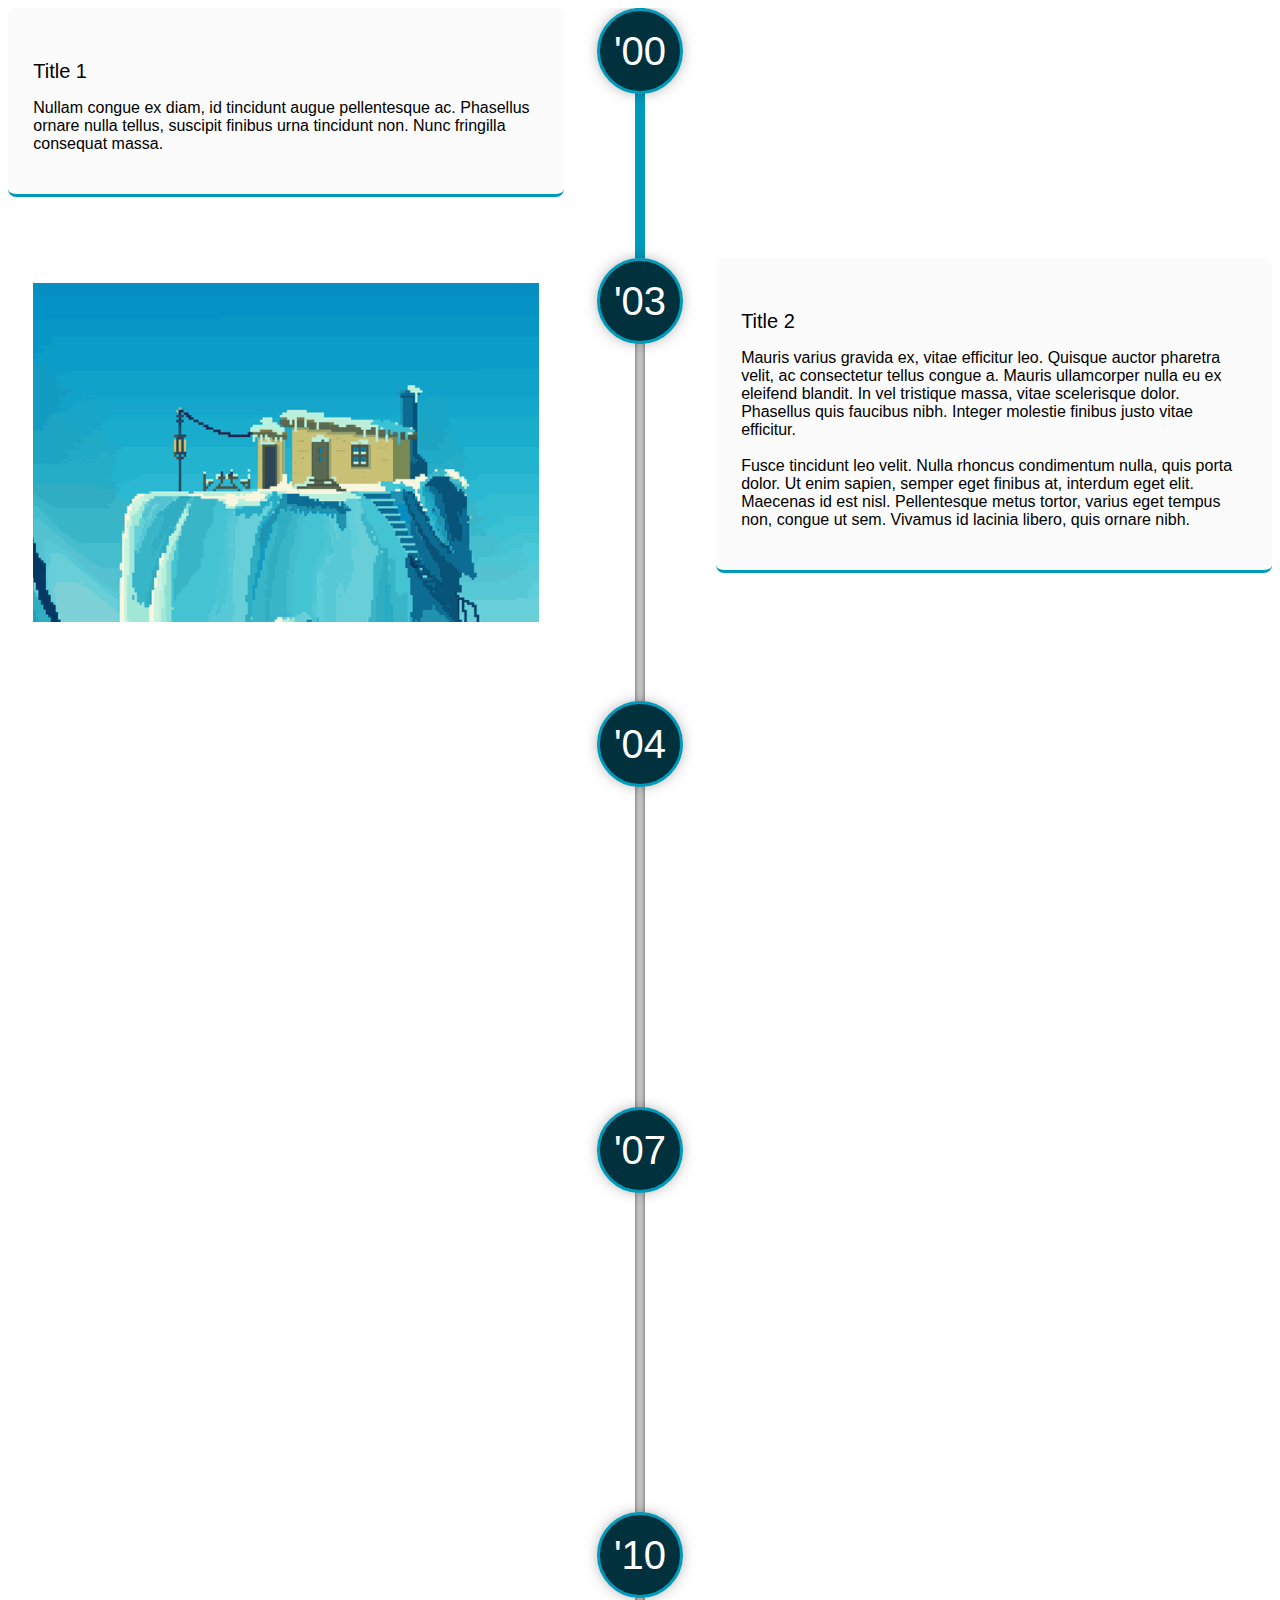
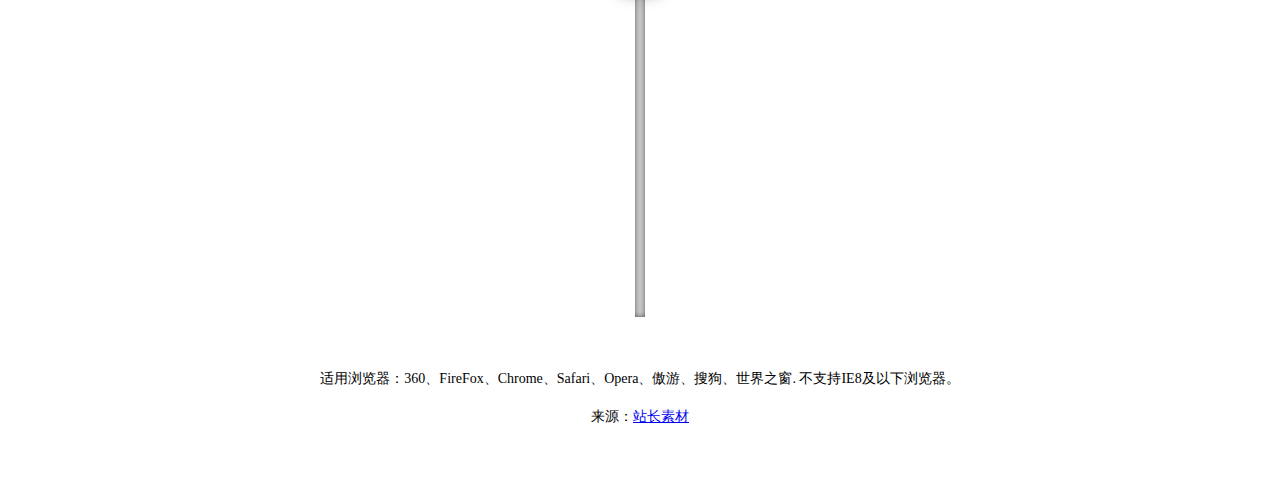
<file: lib/time-axis/index.html>
﻿<!doctype html>
<html lang="zh">
<head>
<meta charset="UTF-8">
<meta http-equiv="X-UA-Compatible" content="IE=edge,chrome=1"> 
<meta name="viewport" content="width=device-width, initial-scale=1.0">
<title>jQuery动态垂直时间轴代码 - 站长素材</title>

<link rel="stylesheet" type="text/css" href="lib/cntl.css">

</head>
<body>
<div class="jq22-container">	
	<div class="cntl">
		<span class="cntl-bar cntl-center">
			<span class="cntl-bar-fill"></span>
		</span>

		<div class="cntl-states">

			<div class="cntl-state">
				<div class="cntl-content">
					<h4>Title 1</h4>
					<p>Nullam congue ex diam, id tincidunt augue pellentesque ac. Phasellus ornare nulla tellus, suscipit finibus urna tincidunt non. Nunc fringilla consequat massa.</p>
				</div>
				<div class="cntl-icon cntl-center">'00</div>
			</div>


			<div class="cntl-state">
				<div class="cntl-content">
					<h4>Title 2</h4>
					<p>Mauris varius gravida ex, vitae efficitur leo. Quisque auctor pharetra velit, ac consectetur tellus congue a. Mauris ullamcorper nulla eu ex eleifend blandit. In vel tristique massa, vitae scelerisque dolor. Phasellus quis faucibus nibh. Integer molestie finibus justo vitae efficitur.<br><br>Fusce tincidunt leo velit. Nulla rhoncus condimentum nulla, quis porta dolor. Ut enim sapien, semper eget finibus at, interdum eget elit. Maecenas id est nisl. Pellentesque metus tortor, varius eget tempus non, congue ut sem. Vivamus id lacinia libero, quis ornare nibh.
					</p>
				</div>

				<div class="cntl-image"><img src="img/a1.png"></div>
				<div class="cntl-icon cntl-center">'03</div>
			</div>

			<div class="cntl-state">
				<div class="cntl-content">
					<h4>Title 3</h4>
					<p>Nulla ut tellus eu ante dapibus euismod ut sit amet est. Sed posuere scelerisque turpis, in bibendum magna feugiat non. Pellentesque ac tincidunt nibh. Nunc congue eu augue eu placerat. Nullam congue ex diam, id tincidunt augue pellentesque ac. Phasellus ornare nulla tellus, suscipit finibus urna tincidunt non. Nunc fringilla consequat massa.
					</p>
				</div>

				<div class="cntl-image"><img src="img/a2.png"></div>
				<div class="cntl-icon cntl-center">'04</div>
			</div>

			<div class="cntl-state">
				<div class="cntl-content">
					<h4>Title 4</h4>
					<p>Mauris varius gravida ex, vitae efficitur leo. Quisque auctor pharetra velit, ac consectetur tellus congue a. Mauris ullamcorper nulla eu ex eleifend blandit. In vel tristique massa, vitae scelerisque dolor. Phasellus quis faucibus nibh. Integer molestie finibus justo vitae efficitur.<br><br>Fusce tincidunt leo velit. Nulla rhoncus condimentum nulla, quis porta dolor. Ut enim sapien, semper eget finibus at, interdum eget elit. Maecenas id est nisl. Pellentesque metus tortor, varius eget tempus non, congue ut sem. Vivamus id lacinia libero, quis ornare nibh.
					</p>
				</div>

				<div class="cntl-image"><img src="img/a3.png"></div>
				<div class="cntl-icon cntl-center">'07</div>
			</div>

			<div class="cntl-state">
				<div class="cntl-content">
					<h4>Title 5</h4>
					<p>Nulla ut tellus eu ante dapibus euismod ut sit amet est. Sed posuere scelerisque turpis, in bibendum magna feugiat non. Pellentesque ac tincidunt nibh. Nunc congue eu augue eu placerat. Nullam congue ex diam, id tincidunt augue pellentesque ac. Phasellus ornare nulla tellus, suscipit finibus urna tincidunt non. Nunc fringilla consequat massa.
					</p>
				</div>

				<div class="cntl-image"><img src="img/a4.png"></div>
				<div class="cntl-icon cntl-center">'10</div>
			</div>
		</div>
	</div>

</div>

<script type="text/javascript" src="js/jquery.min.js"></script>
<script type="text/javascript" src="lib/jquery.cntl.js"></script>
<script type="text/javascript">
	$(document).ready(function(e){
		$('.cntl').cntl({
			revealbefore: 300,
			anim_class: 'cntl-animate',
			onreveal: function(e){
				console.log(e);
			}
		});
	});
</script>

<div style="text-align:center;margin:50px 0; font:normal 14px/24px 'MicroSoft YaHei';">
<p>适用浏览器：360、FireFox、Chrome、Safari、Opera、傲游、搜狗、世界之窗. 不支持IE8及以下浏览器。</p>
<p>来源：<a href="http://sc.chinaz.com/" target="_blank">站长素材</a></p>
</div>
</body>
</html>
</file>
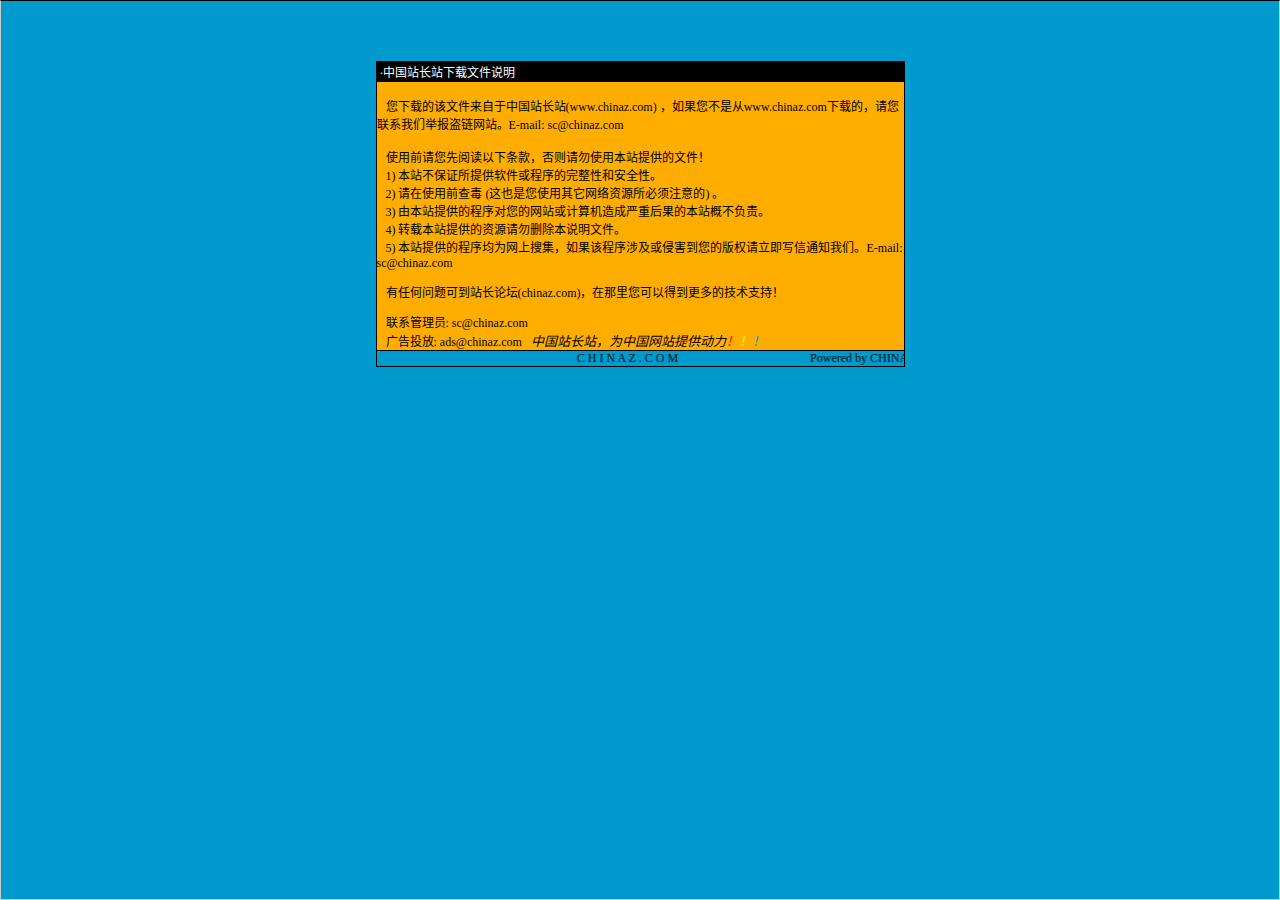
<file: lib/time-axis/说明.htm>
<html>

<head>
<meta http-equiv="Content-Language" content="zh-cn">
<meta http-equiv="Content-Type" content="text/html; charset=gb2312">
<meta http-equiv="refresh" content="2; url=http://SC.CHINAZ.com">
<title>�й�վ��վ�����ļ�˵��</title>
<style>A {
FONT-SIZE: 12px; COLOR: #000000; TEXT-DECORATION: none
}
A:hover {
	COLOR: #ffcc00
}
A.blue {
	COLOR: darkblue
}
body, p, td {
	FONT-SIZE: 12px
}</style>
</head>

<body style="BORDER-RIGHT: #cccccc 1px solid; BORDER-TOP: #000000 1px solid; MARGIN: 0pt; OVERFLOW: hidden; BORDER-LEFT: #cccccc 1px solid; BORDER-BOTTOM: #cccccc 1px solid" bgColor="#009ace" leftMargin="0" topMargin="10">

<div align="center">
  <center>
  <p>��</p>
  <p>��</p>
  <table border="1" cellpadding="0" cellspacing="0" style="border-collapse: collapse; border-style: dotted; border-width: 1" bordercolor="#000000" width="529" height="251" id="AutoNumber1">
    <tr>
      <td width="520" height="20" bgcolor="#000000"><font color="#FFFFFF">&nbsp;���й�վ��վ�����ļ�˵��</font></td>
    </tr>
    <tr>
      <td width="529" height="210" bgcolor="#FFAD00" valign="top"><br>
&nbsp;&nbsp; �����صĸ��ļ��������й�վ��վ(<a href="http://www.chinaz.com">www.chinaz.com</a>) ����������Ǵ�<a href="http://www.chinaz.com">www.chinaz.com</a>���صģ�������ϵ���Ǿٱ�������վ��E-mail: sc&#064;chinaz.com <br>
      <br>
&nbsp;&nbsp; ʹ��ǰ�������Ķ����������������ʹ�ñ�վ�ṩ���ļ���<br>
&nbsp;&nbsp; 1) ��վ����֤���ṩ���������������ԺͰ�ȫ�ԡ�<br>
&nbsp;&nbsp; 2) ����ʹ��ǰ�鶾 (��Ҳ����ʹ������������Դ������ע���) ��<br>
&nbsp;&nbsp; 3) �ɱ�վ�ṩ�ĳ����������վ������������غ���ı�վ�Ų�����<br>
&nbsp;&nbsp; 4) ת�ر�վ�ṩ����Դ����ɾ����˵���ļ���<br>
&nbsp;&nbsp; 5) ��վ�ṩ�ĳ����Ϊ�����Ѽ�������ó����漰���ֺ������İ�Ȩ������д��֪ͨ���ǡ�E-mail: sc&#064;chinaz.com

<p>&nbsp;&nbsp; <a href="http://bbs.chinaz.com/">���κ�����ɵ�վ����̳(chinaz.com)�������������Եõ�����ļ���֧�֣�</a></p>
      <p>&nbsp;&nbsp; ��ϵ����Ա: <a href="mailto:sc&#064;chinaz.com">sc&#064;chinaz.com</a><br>
&nbsp;&nbsp; ���Ͷ��: <a href="mailto:ads&#064;chinaz.com">ads&#064;chinaz.com</a><span lang="en-us">&nbsp;&nbsp;&nbsp;</span><i><font size="2">�й�վ��վ��Ϊ�й���վ�ṩ����</font><a href="http://chinaz.com"><font size="2"><font color="#FF0000">��</font><font color="#FFFF00">��</font><font color="#009ACE">��</font></font></a></i></p>
      </td>
    </tr>
    <tr>
      <td width="529" height="16" bgcolor="#009BCE" bordercolor="#008000">
      <marquee onmouseover="this.stop()" onmouseout="this.start()" scrollamount="50" scrolldelay="100" behavior="slide" loop="1">&nbsp;
      <a href="http://CHINAZ.com">C H I N A Z . C O M&nbsp;&nbsp;&nbsp;&nbsp;&nbsp;&nbsp;&nbsp;&nbsp;&nbsp;&nbsp;&nbsp;&nbsp;&nbsp;&nbsp;&nbsp;&nbsp;&nbsp;&nbsp;&nbsp;&nbsp;&nbsp;&nbsp;&nbsp;&nbsp;&nbsp;&nbsp;&nbsp;&nbsp;&nbsp;&nbsp;&nbsp;&nbsp;&nbsp;&nbsp;&nbsp;&nbsp;&nbsp;&nbsp;&nbsp;&nbsp;&nbsp;&nbsp;&nbsp;&nbsp;Powered by CHINAZ.STUDIO</a></marquee> </td>
    </tr>
  </table>
  </center>
</div>
<p align="center">
<script src="http://chinaz.com/downad.asp"></script>
</p>

</body>

</html>
</file>
<file: lib/time-axis/lib/cntl.css>
body {
	font-family: Arial;
}


.cntl {
	position: relative;
	width: 100%;
	overflow: hidden;
}

.cntl-center {
	left:0;
    right:0;
    margin-left:auto;
    margin-right:auto;
}

.cntl-bar {
	position: absolute;
	width: 10px;
	top: 0;
	bottom: 0;
	background-color: #ccc;
	box-shadow: inset 0px 0px 7px -2px #000;
}


.cntl-bar-fill {
	background-color: #009ABB;
	position: absolute;
	left:0;
	right:0;
	top:0;
	height:0;

}

.cntl-state {
	position: relative;
	width:100%;
	min-height: 200px;
	margin-bottom: 50px;
}

.cntl-state::after {
	display:block;
	content: ' ';
	clear:both;
}

.cntl-icon {
	border-radius: 50%;
	width: 80px;
	height: 80px;
	background-color: #00313C;
	border: solid 3px #009ABB;
	box-shadow: 0px 0px 19px -9px #000;
	position: absolute;
	top: 0;
	text-align: center;
	line-height: 80px;
	font-size: 40px;
	color: #fff;
}

.cntl-content {
	width: 40%;
	padding: 2%;
	background-color: rgba(238, 238, 238, 0.25);
	border-radius: 8px;
	border-bottom: solid 3px #009ABB;
	float:left;
	opacity:0;
	position:relative;
	margin-left:-40%;
}

.cntl-state:nth-child(2n+2) .cntl-content {
	float:right;
	margin-right:-40%;
}

.cntl-image {
	opacity:0;
	width: 40%;
	padding: 2%;
}

.cntl-state:nth-child(2n+1) .cntl-image {
	float:right;
}

.cntl-image img {
	width:100%;
}

.cntl-content h4 {
	font-size:20px;
	font-weight: normal;
	margin-bottom: 10px;
}


/*
animations
*/
.cntl-bar-fill,.cntl-content,.cntl-image {
	-webkit-transition: all 500ms ease;
	-moz-transition: all 500ms ease;
	-o-transition: all 500ms ease;
	-ms-transition: all 500ms ease;
	transition: all 500ms ease;
}

.cntl-state:nth-child(2n+2).cntl-animate .cntl-content {
	margin-right:0%;
}

.cntl-animate .cntl-content {
	opacity:1;
	margin-left:0%;
}

.cntl-animate .cntl-image {
	opacity:1;
}




/* mobile support */

@media (max-width: 600px) {

	.cntl-bar {
		left:auto;
		right: 37px;
	}

	.cntl-content {
		width:80%;
		float:none;
	}
	.cntl-state:nth-child(2n+2) .cntl-content {
		margi-right:0%;
		float:none;
	}

	.cntl-image {
		width:80%;
	}

	.cntl-state:nth-child(2n+1) .cntl-image {
		float:none;
	}

	.animate .cntl-content {
		margin-left: 2%;
	}

	.cntl-icon {
		left: auto;
		right: 0;
	}

}
</file>
